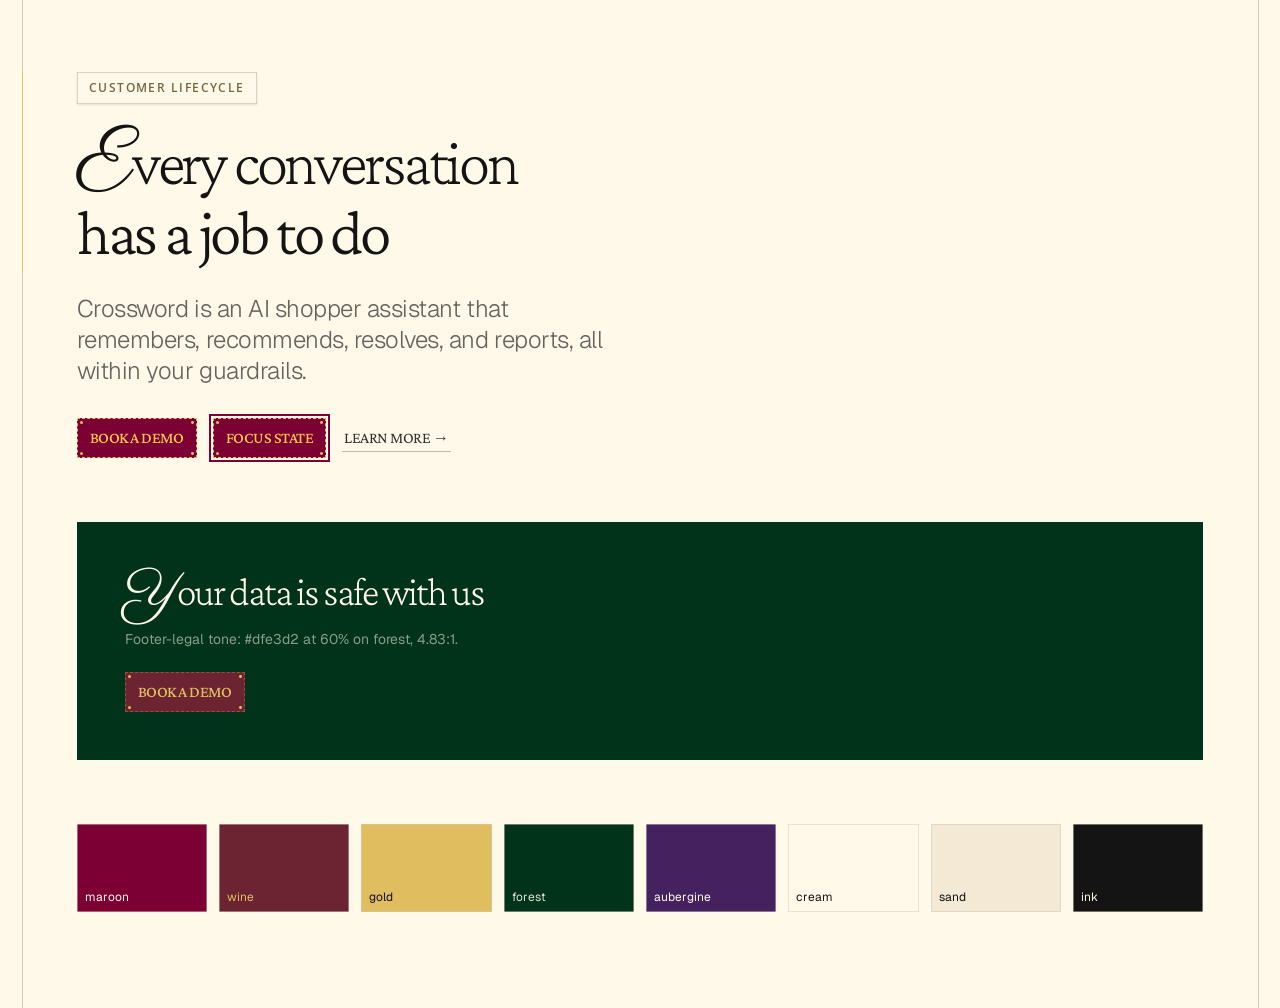
<file: crossword-brand-kit/previews/specimen.html>
<!doctype html>
<html lang="en">
<head>
<meta charset="utf-8">
<meta name="viewport" content="width=device-width, initial-scale=1">
<title>Crossword token specimen</title>
<link rel="preconnect" href="https://fonts.googleapis.com">
<link href="https://fonts.googleapis.com/css2?family=Crimson+Pro:wght@200;300;400;500&family=Geist:wght@300;400;500&family=Open+Sans:wght@600&family=Parisienne&display=swap" rel="stylesheet">
<link rel="stylesheet" href="../tokens/motion.css">
<style>
  /* Values mirror tokens/theme.aliases.css (Tailwind @theme can't be read by a plain page). */
  :root {
    --color-cream:#fff9ea; --color-sand:#f3e9d4; --color-parchment:#faedd4; --color-ink:#141414; --color-ink-soft:#33322f; --color-ink-muted:#66645e;
    --color-label-olive:#766640; --color-maroon:#7d0034; --color-wine:#6c2332; --color-gold:#e0be60; --color-gold-bright:#f7c849;
    --color-forest:#00331a; --color-aubergine:#462160; --color-on-dark:#dfe3d2; --color-rail:#d2cbba; --color-engraved:#b7ae9a;
    --font-serif:'Crimson Pro',Georgia,serif; --font-script:'Parisienne',cursive; --font-sans:'Geist',system-ui,sans-serif; --font-label:'Open Sans',system-ui,sans-serif;
  }
  * { box-sizing: border-box; }
  body { margin:0; background:var(--color-cream); color:var(--color-ink); font-family:var(--font-sans); -webkit-font-smoothing:antialiased; }
  .frame { position:relative; min-height:100vh; padding:72px clamp(20px,6vw,80px) 96px; max-width:1440px; margin:0 auto; }
  .frame::before, .frame::after { content:""; position:absolute; top:0; bottom:0; width:.5px; background:var(--color-rail); }
  .frame::before { left:clamp(8px,1.7vw,24px); } .frame::after { right:clamp(8px,1.7vw,24px); }
  .accent { position:absolute; left:clamp(8px,1.7vw,24px); top:72px; width:1px; height:200px; margin-left:-.25px; background:var(--color-gold); }
  .eyebrow { position:relative; display:inline-block; padding:10.5px 12px; background:var(--color-cream); box-shadow:inset 0 0 0 .5px var(--color-engraved); filter:drop-shadow(0 1px 1px rgba(0,0,0,.11));
    font:600 12px/0.9 var(--font-label); letter-spacing:.12em; text-transform:uppercase; color:var(--color-label-olive); }
  h1 { font:200 clamp(40px,5vw,70px)/1.1 var(--font-serif); letter-spacing:-.05em; margin:24px 0 0; }
  /* line-height:0 stops the 1.33em swash from inflating line 1 (replaces the repo's per-heading firstLineHeight). */
  h1 .swash, .panel h2 .swash { line-height:0; }
  h1 .swash { font-family:var(--font-script); font-weight:400; font-size:1.33em; letter-spacing:0; }
  .frame { min-height:auto; }
  h1 .l2 { display:block; font-weight:300; }
  p.lead { font:300 clamp(18px,2vw,24px)/1.3 var(--font-sans); letter-spacing:-.02em; color:var(--color-ink-muted); max-width:560px; margin:24px 0 32px; }
  .row { display:flex; flex-wrap:wrap; gap:16px; align-items:center; }
  .stamp-button { position:relative; display:inline-flex; align-items:center; padding:8px 12px; border:1px dashed var(--color-gold); background:var(--color-maroon); color:var(--color-gold-bright);
    font:500 16px/22px var(--font-serif); letter-spacing:-.03em; text-decoration:none; text-transform:uppercase; transition:filter var(--dur-base) var(--ease-out); }
  .stamp-button::before, .stamp-button::after { content:""; position:absolute; left:2px; width:3px; height:3px; border-radius:50%; background:var(--color-gold); }
  .stamp-button::before { top:2px; } .stamp-button::after { bottom:2px; }
  .stamp-button i::before, .stamp-button i::after { content:""; position:absolute; right:2px; width:2.8px; height:2.8px; border-radius:50%; background:var(--color-gold); }
  .stamp-button i::before { top:2px; } .stamp-button i::after { bottom:2px; }
  @media (hover:hover) { .stamp-button:hover { filter:brightness(1.1); } }
  .stamp-button.wine { background:var(--color-wine); color:var(--color-gold); border-color:rgba(224,190,96,.3); }
  .text-link { display:inline-flex; gap:8px; align-items:center; padding:2px; border-bottom:1px solid rgba(40,40,40,.3); color:var(--color-ink-soft);
    font:400 16px/22px var(--font-serif); letter-spacing:-.03em; text-transform:uppercase; text-decoration:none; transition:color var(--dur-fast) var(--ease-out); }
  .panel { margin-top:64px; padding:48px; background:var(--color-forest); color:var(--color-on-dark); position:relative; }
  .panel h2 { font:200 40px/1.1 var(--font-serif); letter-spacing:-.05em; margin:0 0 16px; color:#fff9ea; }
  .panel h2 .swash { font-family:var(--font-script); font-weight:400; font-size:1.33em; letter-spacing:0; }
  .panel p { color:#869d88; font-size:14px; margin:0 0 24px; }
  .swatches { display:grid; grid-template-columns:repeat(auto-fill,minmax(120px,1fr)); gap:12px; margin-top:64px; }
  .sw { height:88px; display:flex; align-items:flex-end; padding:8px; font:400 12px/1.2 var(--font-sans); box-shadow:inset 0 0 0 .5px var(--color-rail); }
</style>
</head>
<body>
<main class="frame">
  <span class="accent" aria-hidden="true"></span>
  <span class="eyebrow">Customer lifecycle</span>
  <h1><span class="swash">E</span>very conversation <span class="l2">has a job to do</span></h1>
  <p class="lead">Crossword is an AI shopper assistant that remembers, recommends, resolves, and reports, all within your guardrails.</p>
  <div class="row">
    <a class="stamp-button" href="#demo"><i></i>Book a demo</a>
    <a class="stamp-button" id="focus-demo" href="#demo"><i></i>Focus state</a>
    <a class="text-link" href="#more">Learn more →</a>
  </div>
  <section class="panel on-dark">
    <h2><span class="swash">Y</span>our data is safe with us</h2>
    <p>Footer-legal tone: #dfe3d2 at 60% on forest, 4.83:1.</p>
    <a class="stamp-button wine" id="focus-dark" href="#trust"><i></i>Book a demo</a>
  </section>
  <div class="swatches">
    <div class="sw" style="background:#7d0034;color:#fff9ea">maroon</div>
    <div class="sw" style="background:#6c2332;color:#e0be60">wine</div>
    <div class="sw" style="background:#e0be60">gold</div>
    <div class="sw" style="background:#00331a;color:#dfe3d2">forest</div>
    <div class="sw" style="background:#462160;color:#fff9ea">aubergine</div>
    <div class="sw" style="background:#fff9ea">cream</div>
    <div class="sw" style="background:#f3e9d4">sand</div>
    <div class="sw" style="background:#141414;color:#fff9ea">ink</div>
  </div>
</main>
<script>
  // Show both focus rings in the static screenshot (keyboard focus, so :focus-visible applies).
  document.getElementById('focus-demo').focus({ focusVisible: true });
</script>
</body>
</html>
</file>
<file: crossword-brand-kit/tokens/motion.css>
/*
 * Crossword: motion tokens and the global focus rule.
 * The DESIGN.md format has no motion schema, so these live here.
 * Personality: unhurried and attentive. One ceremony (the envelope); everything else is service.
 */
:root {
  --dur-instant: 100ms; /* press */
  --dur-fast: 150ms; /* colour/opacity hover, exits */
  --dur-base: 200ms; /* button feedback, focus */
  --dur-moderate: 300ms; /* tabs, accordion, menus */
  --dur-slow: 500ms; /* carousel, panel enter */
  --dur-ambient: 6000ms; /* auto-advance dwell (Insights, Lifecycle, Sell triggers) */

  --ease-out: cubic-bezier(0.22, 1, 0.36, 1); /* enters and UI transitions */
  --ease-in-out: cubic-bezier(0.65, 0, 0.35, 1); /* moves between two rests */
  --ease-in: cubic-bezier(0.4, 0, 1, 1); /* exits: faster and plainer than enters */

  --distance-sm: 4px; /* dropdown, toast */
  --distance-md: 8px; /* hover lift */
  --distance-lg: 24px; /* section reveal */
}

/* Visible keyboard focus everywhere: maroon on light grounds, gold on dark. */
:where(a, button, [role="tab"], [tabindex]:not([tabindex="-1"]), input, select, textarea):focus-visible {
  outline: 2px solid var(--color-maroon, #7d0034);
  outline-offset: 2px;
}
:where(.on-dark, [data-ground="dark"]) :focus-visible {
  outline-color: var(--color-gold, #e0be60);
}

/* Press feedback for StampButton and text links. */
@media (hover: hover) and (pointer: fine) {
  .stamp-button:active {
    transform: translateY(1px);
    filter: brightness(0.95);
    transition: transform var(--dur-instant) var(--ease-out), filter var(--dur-instant) var(--ease-out);
  }
}

/* Reduced motion keeps colour and opacity changes and drops movement. */
@media (prefers-reduced-motion: reduce) {
  :root {
    --distance-sm: 0px;
    --distance-md: 0px;
    --distance-lg: 0px;
  }
  .stamp-button:active {
    transform: none;
  }
}
</file>
